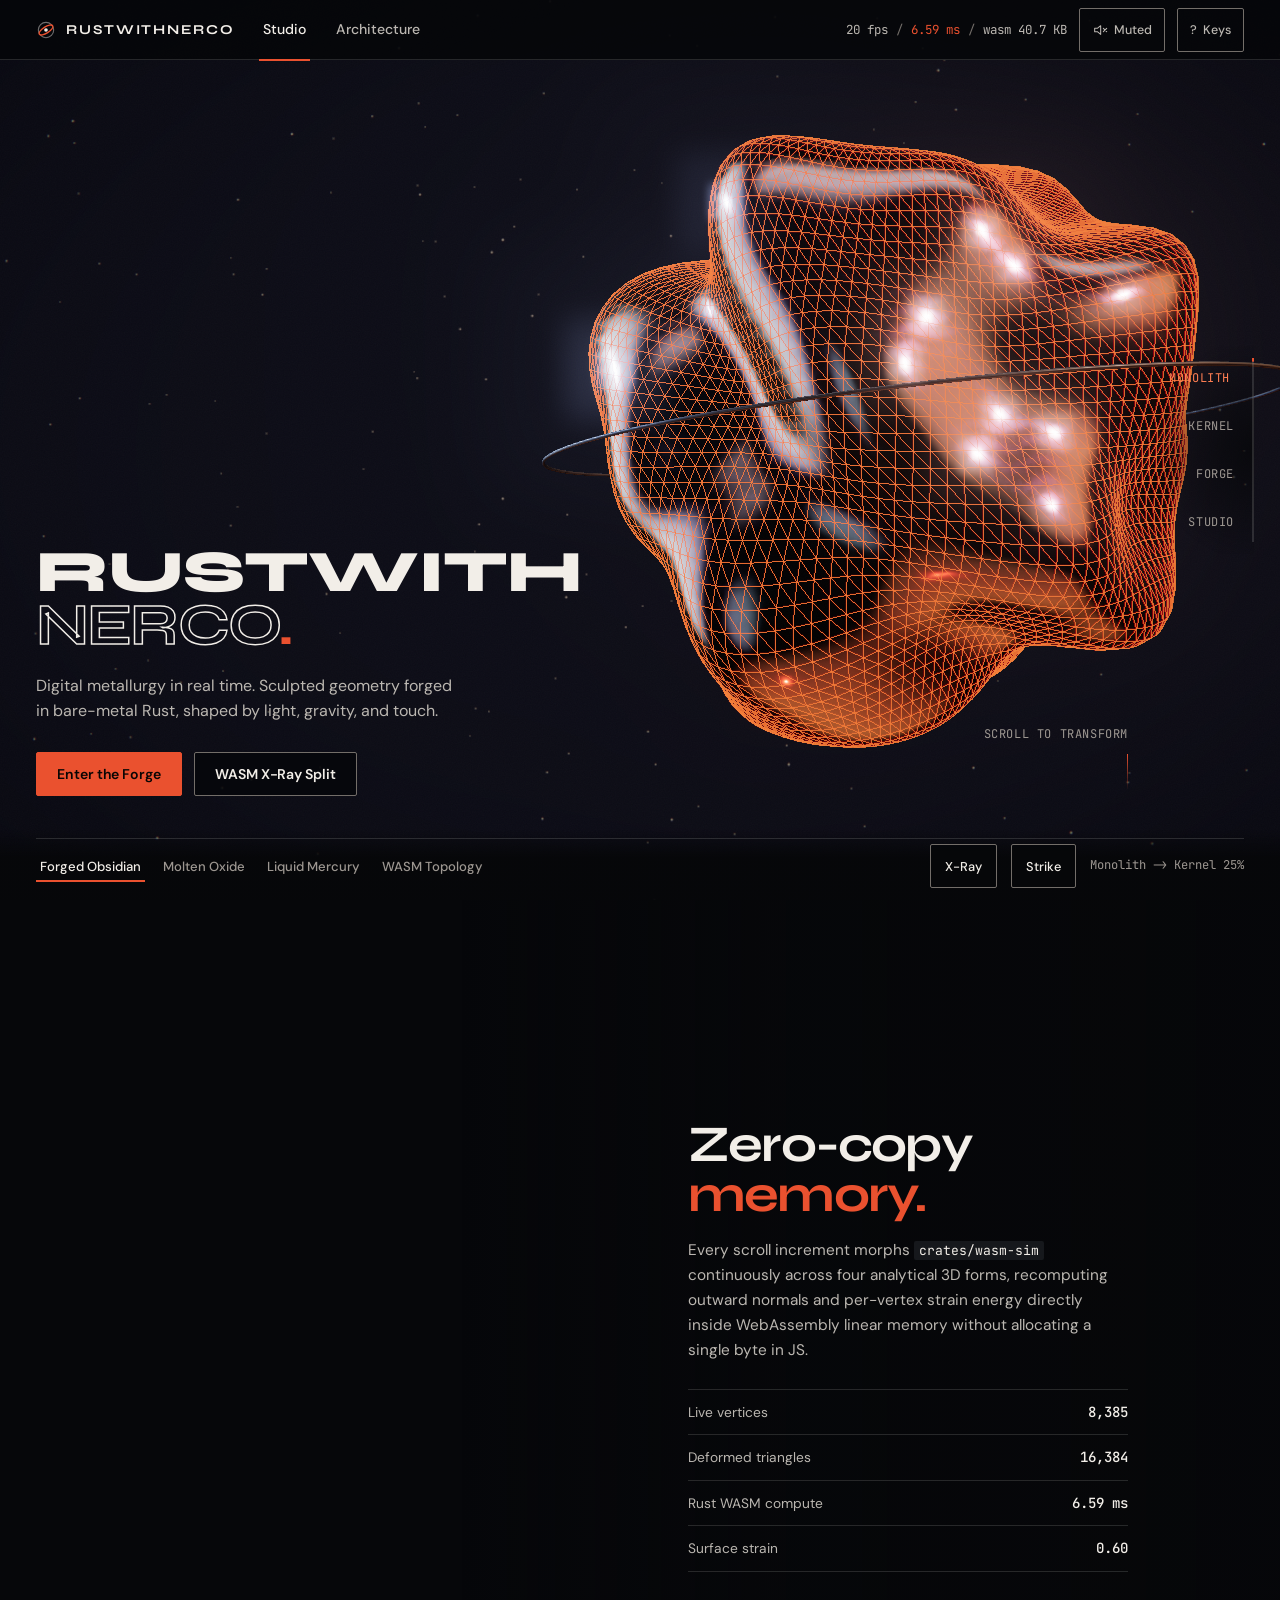
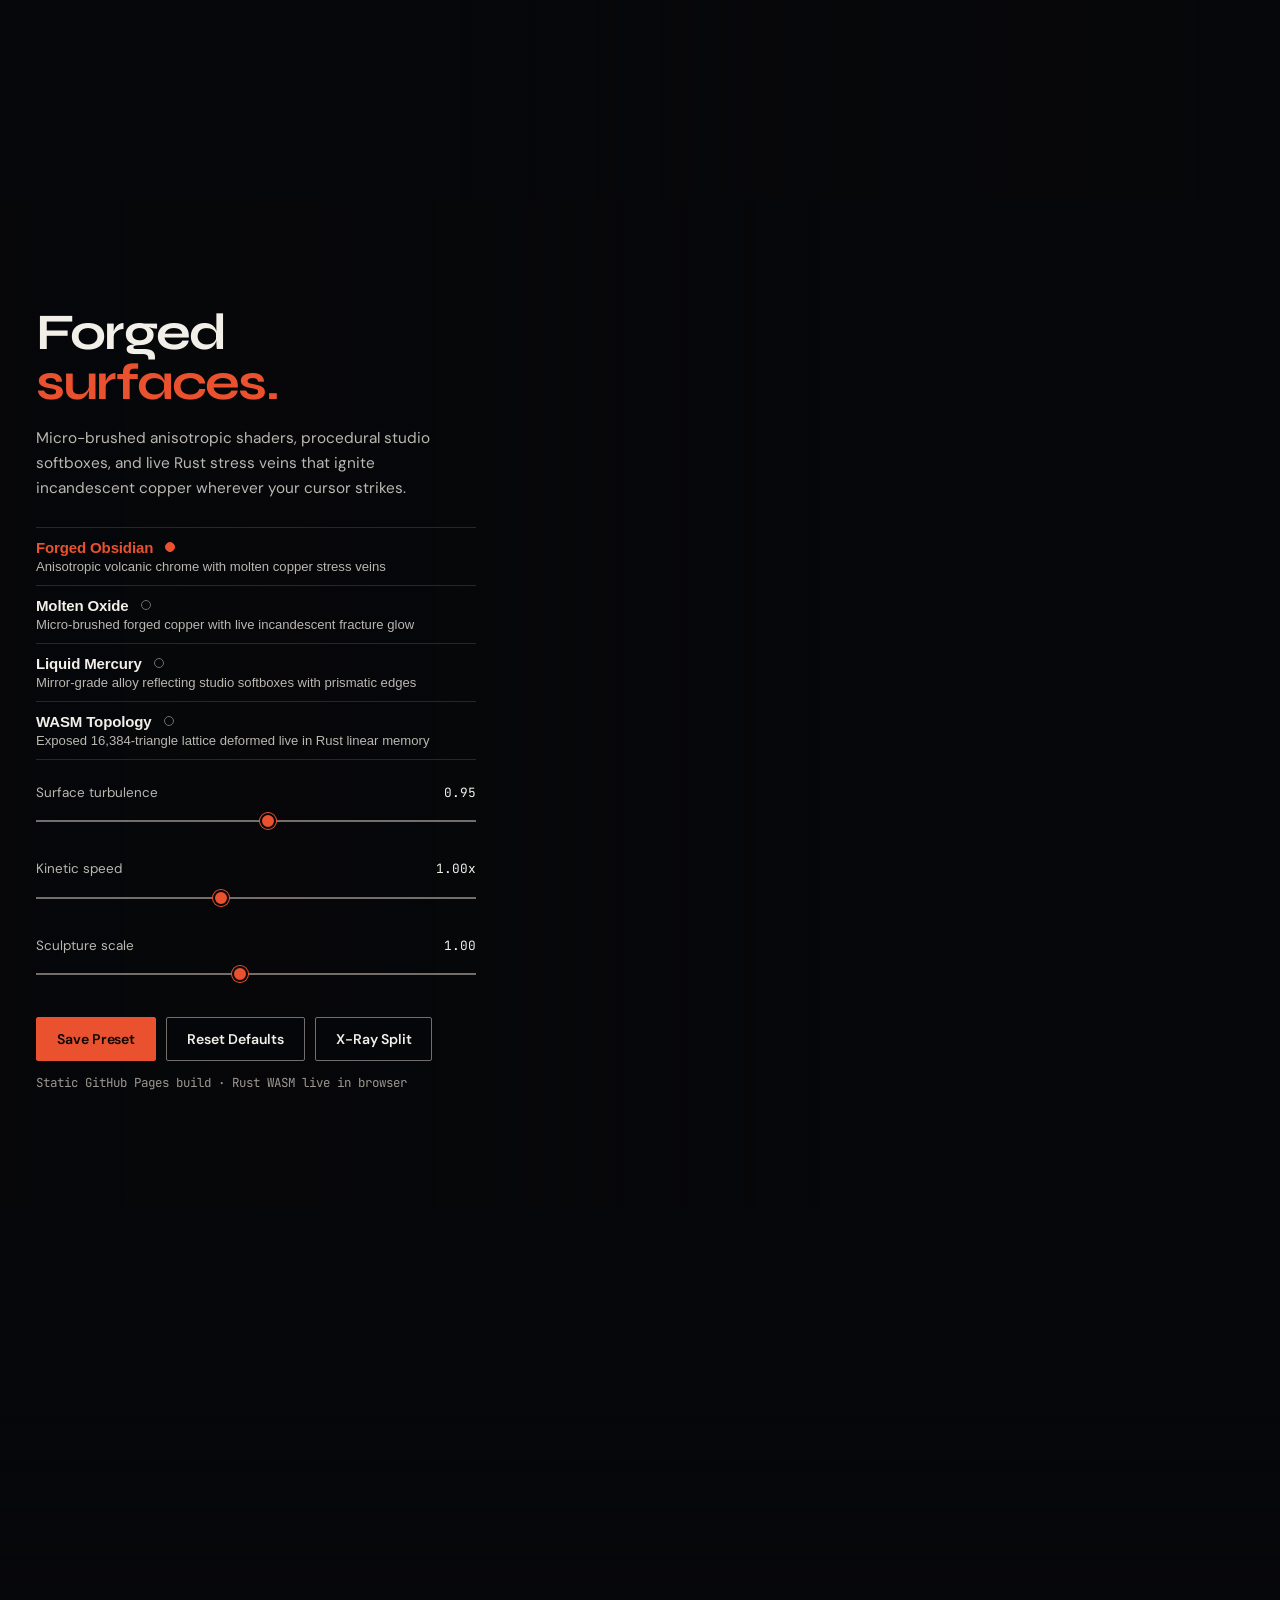
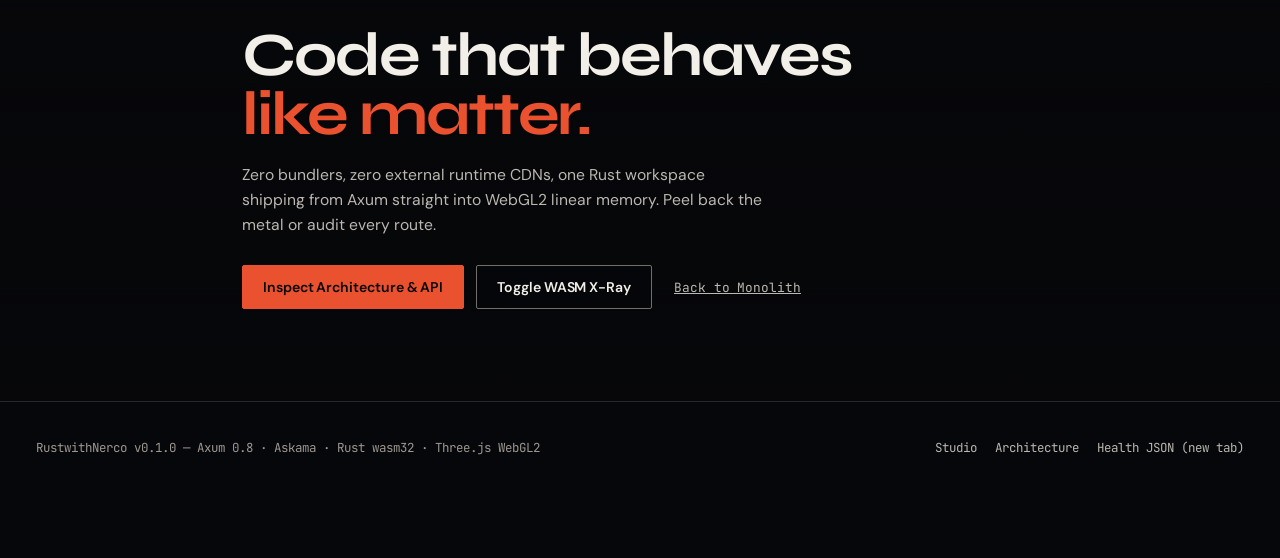
<file: index.html>
<!DOCTYPE html>
<html lang="en" data-static="true" data-wasm-url="./static/wasm/rustwithnerco_wasm.wasm">
<head>
    <meta charset="UTF-8">
    <meta name="viewport" content="width=device-width, initial-scale=1.0">
    <meta name="description" content="RustwithNerco — Digital metallurgy in real time. Sculpted 3D WebGL geometry deformed vertex-by-vertex inside zero-copy Rust WebAssembly on Axum.">
    <meta name="theme-color" content="#08080a">
    <meta property="og:title" content="RustwithNerco — Digital Metallurgy Studio">
    <meta property="og:description" content="Zero-copy Rust WebAssembly 3D mesh morphing, authored GLSL metal shaders, and selective HDR bloom served by Axum + Askama.">
    <meta property="og:type" content="website">
    <meta property="og:image" content="./static/og-card.svg">
    <meta name="twitter:card" content="summary_large_image">
    <meta name="twitter:image" content="./static/og-card.svg">
    <title>RustwithNerco — Sculpted Rust WASM &amp; WebGL Studio</title>
    <link rel="icon" type="image/svg+xml" href="./static/favicon.svg">
    <link rel="apple-touch-icon" href="./static/favicon.svg">
    <link rel="manifest" href="./static/manifest.webmanifest">
    <link rel="stylesheet" href="./static/css/fonts.css">
    <link rel="stylesheet" href="./static/css/tokens.css">
    
    <link rel="stylesheet" href="./static/css/studio.css">
    
    
<script type="importmap">
{
    "imports": {
        "three": "./static/vendor/three/three.module.min.js",
        "three/addons/": "./static/vendor/three/addons/"
    }
}
</script>

</head>
<body class="surface-cinema">
    <a href="#main-content" class="skip-link">Skip to content</a>

    <header class="cinema-header">
        <div class="header-cluster">
            <a href="./" class="brand-mark" aria-label="RustwithNerco home">
                <svg width="20" height="20" viewBox="0 0 24 24" fill="none" aria-hidden="true">
                    <circle cx="12" cy="12" r="9.2" stroke="currentColor" stroke-opacity="0.45" stroke-width="1.3"/>
                    <ellipse cx="12" cy="12" rx="9.5" ry="3.8" transform="rotate(-32 12 12)" stroke="var(--accent)" stroke-width="1.6"/>
                    <circle cx="12" cy="12" r="2.2" fill="currentColor"/>
                </svg>
                <span class="brand-word">RUSTWITHNERCO</span>
            </a>

            <nav class="cinema-nav" aria-label="Primary navigation">
                <a href="./" class="nav-link is-current" aria-current="page">Studio</a>
                <a href="./architecture/" class="nav-link " >Architecture</a>
            </nav>
        </div>

        <div class="header-controls">
            <div class="header-telemetry">
                
                <span class="tel-item" id="hdr-fps">-- fps</span>
                <span class="tel-div" aria-hidden="true">/</span>
                <span class="tel-item tel-accent" id="hdr-wasm-ms">-- ms</span>
                <span class="tel-div hide-sm" aria-hidden="true">/</span>
                <span class="tel-item hide-sm " id="hdr-wasm-size">wasm 40.7 KB</span>
                
            </div>

            
            <button type="button" class="hdr-icon-btn" id="btn-audio-toggle" aria-pressed="false" aria-label="Toggle forge resonance audio (muted by default)">
                <svg width="16" height="16" viewBox="0 0 24 24" fill="none" aria-hidden="true">
                    <path d="M4 9.5v5h4l5 4V5.5l-5 4H4Z" stroke="currentColor" stroke-width="1.6" stroke-linejoin="round"/>
                    <path id="audio-wave-on" d="M16.5 8.5a5 5 0 0 1 0 7M19 6a8.5 8.5 0 0 1 0 12" stroke="currentColor" stroke-width="1.6" stroke-linecap="round" style="display:none"/>
                    <path id="audio-wave-off" d="M17 9.5l5 5M22 9.5l-5 5" stroke="currentColor" stroke-width="1.6" stroke-linecap="round"/>
                </svg>
                <span class="hdr-btn-text" id="audio-label">Muted</span>
            </button>

            <button type="button" class="hdr-icon-btn" id="btn-open-shortcuts" aria-label="Keyboard shortcuts and gesture guide">
                <span aria-hidden="true">?</span>
                <span class="hdr-btn-text">Keys</span>
            </button>
            
        </div>
    </header>

    <div class="film-grain" aria-hidden="true"></div>

    <main id="main-content" tabindex="-1">
        
<!-- Fixed full-bleed WebGL2 PBR + Selective HDR Bloom + Rust WASM Stage -->
<div id="webgl-stage" class="webgl-stage" role="img" aria-label="Interactive sculpted metallic three-dimensional monolith deformed in real time by Rust WebAssembly. Drag to orbit or tap to strike a molten surface wave."></div>

<!-- Graceful WebGL / WASM Error Recovery Fallback -->
<div class="stage-fallback" id="stage-fallback" hidden role="alert">
    <div class="fallback-box">
        <h2>3D Forge Unavailable</h2>
        <p id="stage-fallback-msg">WebGL2 or the Rust WebAssembly kernel could not initialize in this browser context.</p>
        <div class="fallback-actions">
            <button type="button" class="btn-cinema-primary" id="btn-retry-stage">Retry Studio</button>
            <a href="./architecture/" class="btn-cinema-line">Read Architecture Spec</a>
        </div>
    </div>
</div>

<!-- Hairline Mobile Scroll Progress -->
<div class="mobile-progress" aria-hidden="true">
    <div class="mobile-progress-fill" id="mobile-progress-fill"></div>
</div>

<!-- Draggable WASM X-Ray Split Curtain -->
<div class="xray-divider" id="xray-divider" aria-hidden="true">
    <button
        type="button"
        class="xray-handle"
        id="xray-handle"
        role="slider"
        aria-label="Drag WASM X-Ray split curtain between forged PBR metal and raw Rust triangle topology"
        aria-valuemin="10"
        aria-valuemax="90"
        aria-valuenow="52"
    >
        <span class="xray-tag-metal">PBR Metal</span>
        <span aria-hidden="true">||</span>
        <span class="xray-tag-wasm">Rust WASM</span>
    </button>
</div>

<!-- Magnetic Sculpting Cursor Reticle (Desktop Pointer Only) -->
<div class="cursor-reticle" id="cursor-reticle" aria-hidden="true">
    <span class="reticle-tag" id="reticle-tag">Strike / Drag</span>
</div>

<!-- Live Screen-Reader Announcement Region -->
<div class="skip-link" id="sr-announcer" role="status" aria-live="polite" style="left:-9999px;top:auto;position:fixed"></div>

<!-- Scroll-choreographed 4-Chapter Cinema Story (First in DOM for clean Tab Order) -->
<div class="cinema-scroll" id="cinema-scroll">

    <!-- Chapter I: Monolith -->
    <section class="chapter chapter-hero" id="chapter-monolith" data-chapter="0">
        <div class="chapter-inner hero-layout">
            <div class="hero-copy-block">
                <h1 class="display-monument">
                    <span class="word-solid">RUSTWITH</span>
                    <span class="word-accent">NERCO<span>.</span></span>
                </h1>
                <p class="lead-copy">
                    Digital metallurgy in real time. Sculpted geometry forged in bare-metal Rust,
                    shaped by light, gravity, and touch.
                </p>
                <div class="hero-cta-row">
                    <a href="#chapter-forge" class="btn-cinema-primary">Enter the Forge</a>
                    <button type="button" class="btn-cinema-line" id="btn-hero-xray" aria-pressed="false">WASM X-Ray Split</button>
                </div>
            </div>

            <div class="scroll-cue" aria-hidden="true">
                <span class="scroll-cue-label">Scroll to transform</span>
                <span class="scroll-cue-line"></span>
            </div>
        </div>
    </section>

    <!-- Chapter II: Kernel (Right column copy, Left stage Twisted Torus-Knot) -->
    <section class="chapter chapter-right" id="chapter-kernel" data-chapter="1">
        <div class="chapter-inner">
            <div class="editorial-column">
                <h2 class="chapter-heading">Zero-copy <span>memory.</span></h2>
                <p class="chapter-prose">
                    Every scroll increment morphs <code>crates/wasm-sim</code> continuously across
                    four analytical 3D forms, recomputing outward normals and per-vertex strain energy
                    directly inside WebAssembly linear memory without allocating a single byte in JS.
                </p>

                <dl class="cinema-ledger">
                    <div class="cinema-ledger-row">
                        <dt>Live vertices</dt>
                        <dd id="stat-verts">8,385</dd>
                    </div>
                    <div class="cinema-ledger-row">
                        <dt>Deformed triangles</dt>
                        <dd id="stat-tris">16,384</dd>
                    </div>
                    <div class="cinema-ledger-row">
                        <dt>Rust WASM compute</dt>
                        <dd id="stat-wasm-step">-- ms</dd>
                    </div>
                    <div class="cinema-ledger-row">
                        <dt>Surface strain</dt>
                        <dd id="stat-energy">0.00</dd>
                    </div>
                </dl>
            </div>
        </div>
    </section>

    <!-- Chapter III: Forge (Left column material studio, Right stage Crystalline Core) -->
    <section class="chapter chapter-left" id="chapter-forge" data-chapter="2">
        <div class="chapter-inner">
            <div class="editorial-column">
                <h2 class="chapter-heading">Forged <span>surfaces.</span></h2>
                <p class="chapter-prose">
                    Micro-brushed anisotropic shaders, procedural studio softboxes, and live Rust
                    stress veins that ignite incandescent copper wherever your cursor strikes.
                </p>

                <div class="material-list" id="material-radiogroup" role="radiogroup" aria-label="Sculpture surface finish">
                    
                    <button
                        type="button"
                        class="material-row"
                        role="radio"
                        tabindex="-1"
                        aria-checked="false"
                        data-material="obsidian"
                        data-speed="1"
                        data-turbulence="0.95"
                        data-scale="1"
                        data-wireframe="false"
                    >
                        <span class="material-row-head">
                            <strong>Forged Obsidian</strong>
                            <span class="material-indicator" aria-hidden="true"></span>
                        </span>
                        <span class="material-row-desc">Anisotropic volcanic chrome with molten copper stress veins</span>
                    </button>
                    
                    <button
                        type="button"
                        class="material-row"
                        role="radio"
                        tabindex="-1"
                        aria-checked="false"
                        data-material="molten-oxide"
                        data-speed="1.1"
                        data-turbulence="1.15"
                        data-scale="1.02"
                        data-wireframe="false"
                    >
                        <span class="material-row-head">
                            <strong>Molten Oxide</strong>
                            <span class="material-indicator" aria-hidden="true"></span>
                        </span>
                        <span class="material-row-desc">Micro-brushed forged copper with live incandescent fracture glow</span>
                    </button>
                    
                    <button
                        type="button"
                        class="material-row"
                        role="radio"
                        tabindex="-1"
                        aria-checked="false"
                        data-material="liquid-mercury"
                        data-speed="0.9"
                        data-turbulence="0.8"
                        data-scale="1"
                        data-wireframe="false"
                    >
                        <span class="material-row-head">
                            <strong>Liquid Mercury</strong>
                            <span class="material-indicator" aria-hidden="true"></span>
                        </span>
                        <span class="material-row-desc">Mirror-grade alloy reflecting studio softboxes with prismatic edges</span>
                    </button>
                    
                    <button
                        type="button"
                        class="material-row"
                        role="radio"
                        tabindex="-1"
                        aria-checked="false"
                        data-material="topology"
                        data-speed="1"
                        data-turbulence="1"
                        data-scale="1"
                        data-wireframe="true"
                    >
                        <span class="material-row-head">
                            <strong>WASM Topology</strong>
                            <span class="material-indicator" aria-hidden="true"></span>
                        </span>
                        <span class="material-row-desc">Exposed 16,384-triangle lattice deformed live in Rust linear memory</span>
                    </button>
                    
                </div>

                <div class="tuning-strip">
                    <div class="tuning-field">
                        <div class="tuning-label">
                            <label for="ctrl-turbulence">Surface turbulence</label>
                            <output id="val-turbulence" for="ctrl-turbulence">0.95</output>
                        </div>
                        <input type="range" id="ctrl-turbulence" min="0.00" max="1.80" step="0.05" value="0.95">
                    </div>

                    <div class="tuning-field">
                        <div class="tuning-label">
                            <label for="ctrl-speed">Kinetic speed</label>
                            <output id="val-speed" for="ctrl-speed">1.00x</output>
                        </div>
                        <input type="range" id="ctrl-speed" min="0.00" max="2.40" step="0.05" value="1.00">
                    </div>

                    <div class="tuning-field">
                        <div class="tuning-label">
                            <label for="ctrl-scale">Sculpture scale</label>
                            <output id="val-scale" for="ctrl-scale">1.00</output>
                        </div>
                        <input type="range" id="ctrl-scale" min="0.70" max="1.35" step="0.05" value="1.00">
                    </div>
                </div>

                <div class="forge-actions">
                    <button type="button" class="btn-cinema-primary" id="btn-save-axum">Save Preset</button>
                    <button type="button" class="btn-cinema-line" id="btn-reset-defaults">Reset Defaults</button>
                    <button type="button" class="btn-cinema-line" id="btn-forge-xray" aria-pressed="false">X-Ray Split</button>
                </div>
                <p class="save-feedback" id="save-feedback" role="status" aria-live="polite">Server state synced · <span id="stat-reqs">--</span> requests</p>
            </div>
        </div>
    </section>

    <!-- Chapter IV: Studio Closing Frame -->
    <section class="chapter chapter-closing" id="chapter-studio" data-chapter="3">
        <div class="chapter-inner closing-layout">
            <h2 class="closing-heading">Code that behaves <span>like matter.</span></h2>
            <p class="closing-copy">
                Zero bundlers, zero external runtime CDNs, one Rust workspace shipping from
                Axum straight into WebGL2 linear memory. Peel back the metal or audit every route.
            </p>

            <div class="closing-actions">
                <a href="./architecture/" class="btn-cinema-primary">Inspect Architecture &amp; API</a>
                <button type="button" class="btn-cinema-line" id="btn-closing-xray" aria-pressed="false">Toggle WASM X-Ray</button>
                <button type="button" class="btn-cinema-quiet" id="btn-scroll-top">Back to Monolith</button>
            </div>
        </div>
    </section>

</div>

<!-- Right-Edge Unified Chapter Rail (After main story in DOM order) -->
<nav class="chapter-rail" aria-label="Scroll chapters">
    <div class="rail-track" aria-hidden="true">
        <div class="rail-fill" id="rail-fill"></div>
    </div>
    <button type="button" class="rail-stop is-active" aria-current="location" data-scroll-to="chapter-monolith">Monolith</button>
    <button type="button" class="rail-stop" data-scroll-to="chapter-kernel">Kernel</button>
    <button type="button" class="rail-stop" data-scroll-to="chapter-forge">Forge</button>
    <button type="button" class="rail-stop" data-scroll-to="chapter-studio">Studio</button>
</nav>

<!-- Smart Bottom Studio Bar (Auto-recedes inside Chapter 3 Forge) -->
<div class="studio-dock" id="studio-dock" role="toolbar" aria-label="Quick finish and inspection bar">
    <div class="dock-materials">
        
        <button
            type="button"
            class="dock-tab"
            data-material="obsidian"
            data-speed="1"
            data-turbulence="0.95"
            data-scale="1"
            data-wireframe="false"
            aria-pressed="false"
        >Forged Obsidian</button>
        
        <button
            type="button"
            class="dock-tab"
            data-material="molten-oxide"
            data-speed="1.1"
            data-turbulence="1.15"
            data-scale="1.02"
            data-wireframe="false"
            aria-pressed="false"
        >Molten Oxide</button>
        
        <button
            type="button"
            class="dock-tab"
            data-material="liquid-mercury"
            data-speed="0.9"
            data-turbulence="0.8"
            data-scale="1"
            data-wireframe="false"
            aria-pressed="false"
        >Liquid Mercury</button>
        
        <button
            type="button"
            class="dock-tab"
            data-material="topology"
            data-speed="1"
            data-turbulence="1"
            data-scale="1"
            data-wireframe="true"
            aria-pressed="false"
        >WASM Topology</button>
        
    </div>
    <div class="dock-actions">
        <button type="button" class="dock-btn" id="btn-dock-xray" aria-pressed="false">X-Ray</button>
        <button type="button" class="dock-btn" id="btn-wave-pulse">Strike</button>
        <span class="dock-coord" id="dock-morph-readout">Monolith · 0%</span>
    </div>
</div>

<script id="initial-config" type="application/json">{"material_slug":"obsidian","speed":1.0,"turbulence":0.95,"scale":1.0,"wireframe":false}</script>

    </main>

    <footer class="site-footer">
        <div class="footer-inner">
            <span>RustwithNerco v0.1.0 — Axum 0.8 · Askama · Rust wasm32 · Three.js WebGL2</span>
            <div class="footer-links">
                <a href="./">Studio</a>
                <a href="./architecture/">Architecture</a>
                <a href="./api/health.json" target="_blank" rel="noopener noreferrer">Health JSON (new tab)</a>
            </div>
        </div>
    </footer>

    
    <dialog class="shortcut-dialog" id="shortcut-dialog" aria-labelledby="shortcut-title">
        <div class="dialog-head">
            <h2 id="shortcut-title">Studio Instruments</h2>
            <button type="button" class="dialog-close" id="btn-close-shortcuts" aria-label="Close shortcuts dialog">
                <svg width="16" height="16" viewBox="0 0 24 24" fill="none" aria-hidden="true">
                    <path d="M6 6L18 18M18 6L6 18" stroke="currentColor" stroke-width="1.6" stroke-linecap="round"/>
                </svg>
            </button>
        </div>
        <dl class="shortcut-grid">
            <div class="shortcut-row"><dt>Orbit &amp; inspect sculpture</dt><dd><kbd>Drag</kbd></dd></div>
            <div class="shortcut-row"><dt>Strike molten wave at cursor</dt><dd><kbd>Click</kbd> / <kbd>P</kbd></dd></div>
            <div class="shortcut-row"><dt>Toggle WASM X-Ray split curtain</dt><dd><kbd>X</kbd></dd></div>
            <div class="shortcut-row"><dt>Switch metal finish</dt><dd><kbd>1</kbd>–<kbd>4</kbd></dd></div>
            <div class="shortcut-row"><dt>Toggle Forge resonance audio</dt><dd><kbd>M</kbd></dd></div>
            <div class="shortcut-row"><dt>Reset orbit angle</dt><dd><kbd>R</kbd></dd></div>
            <div class="shortcut-row"><dt>Close dialog or X-Ray curtain</dt><dd><kbd>Esc</kbd></dd></div>
        </dl>
    </dialog>
    

    
<script type="module" src="./static/js/scene.js"></script>

</body>
</html>
</file>
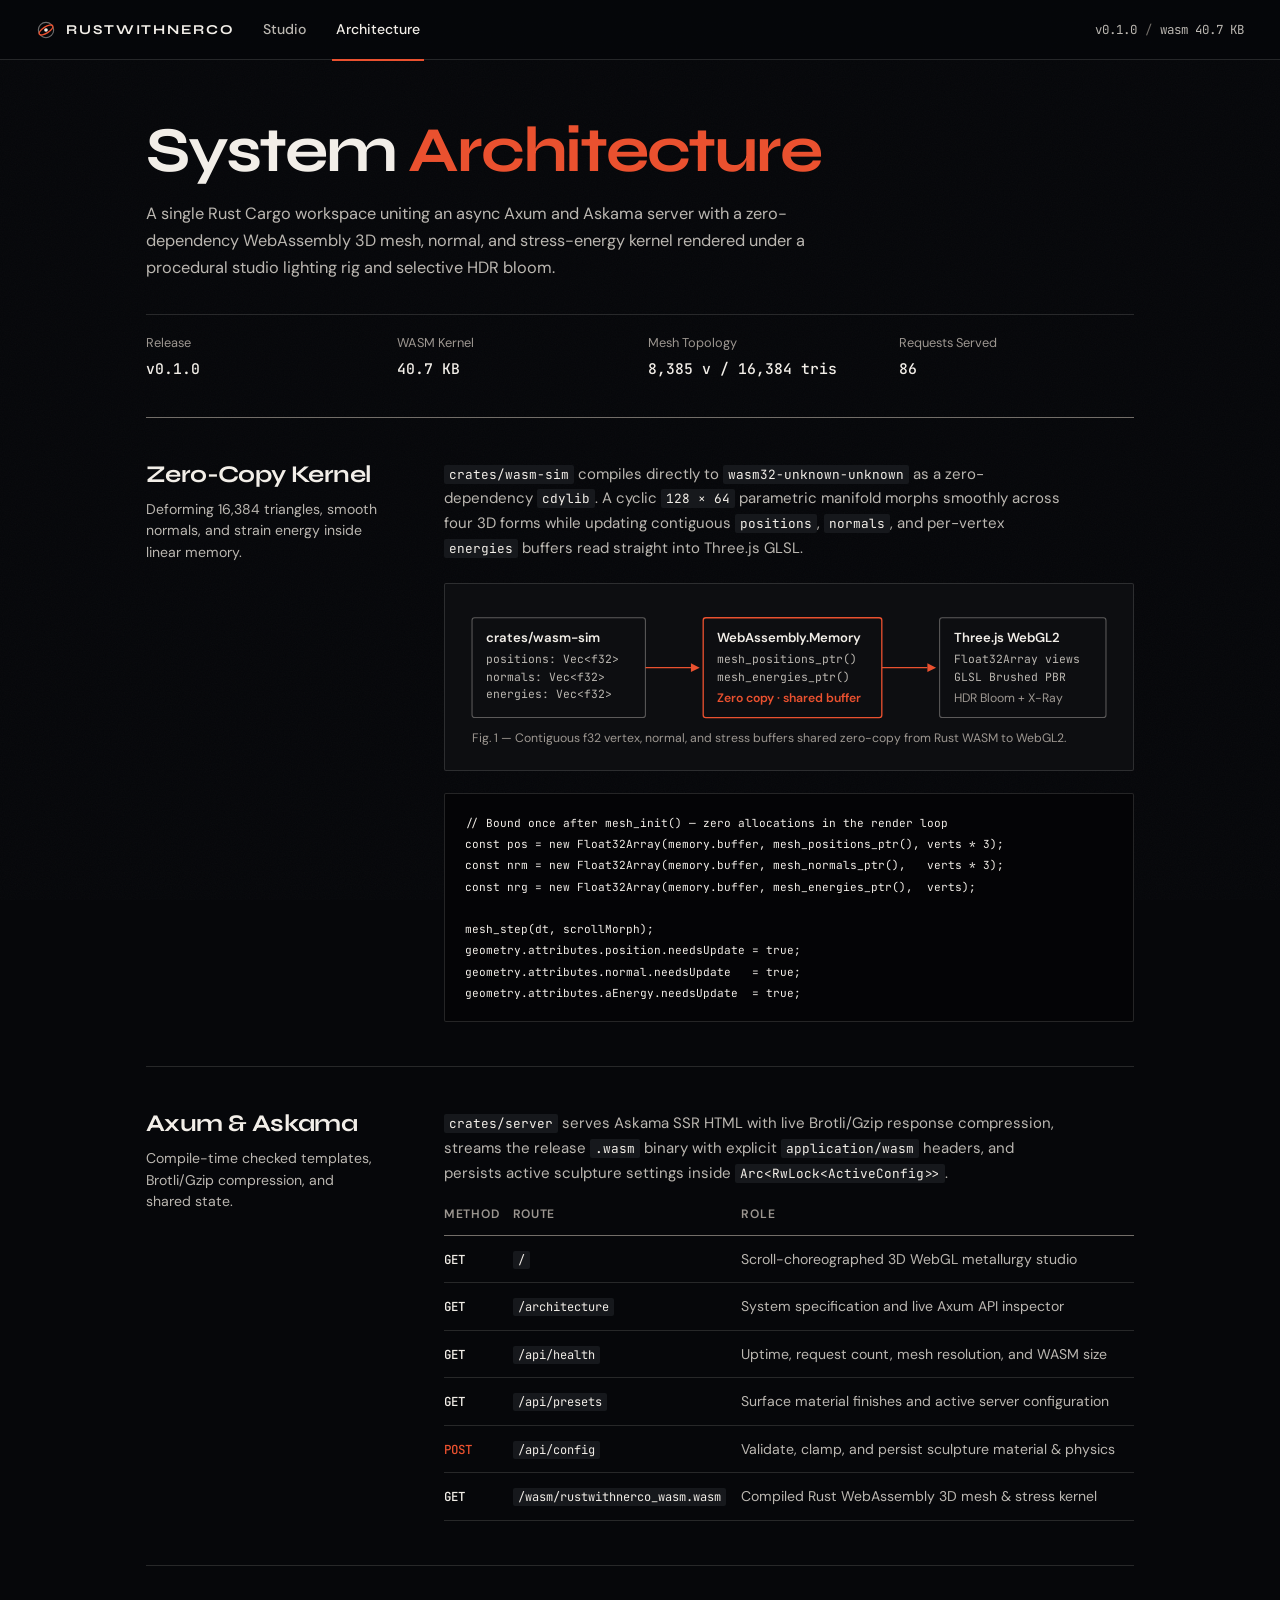
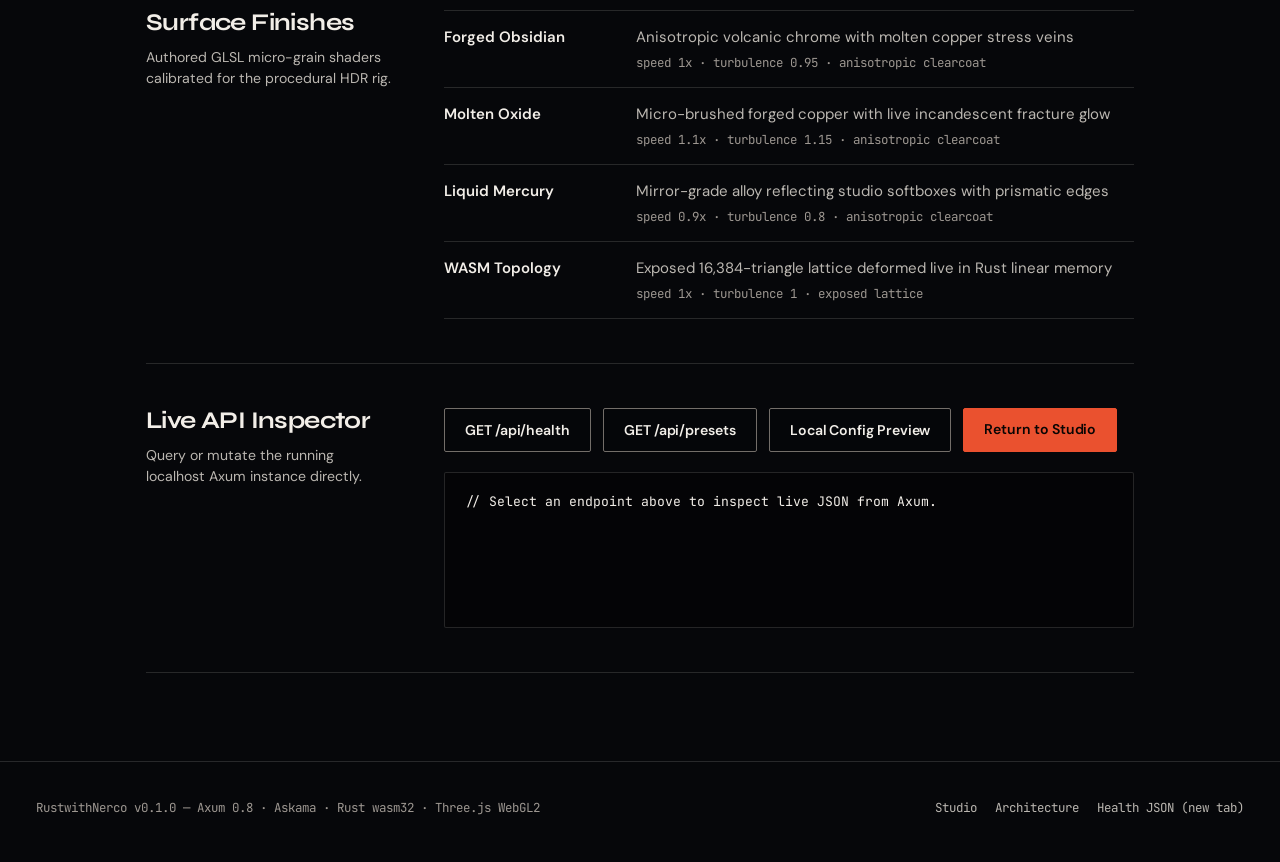
<file: architecture/index.html>
<!DOCTYPE html>
<html lang="en" data-static="true">
<head>
    <meta charset="UTF-8">
    <meta name="viewport" content="width=device-width, initial-scale=1.0">
    <meta name="description" content="RustwithNerco — Digital metallurgy in real time. Sculpted 3D WebGL geometry deformed vertex-by-vertex inside zero-copy Rust WebAssembly on Axum.">
    <meta name="theme-color" content="#08080a">
    <meta property="og:title" content="Architecture — RustwithNerco">
    <meta property="og:description" content="Zero-copy Rust WebAssembly 3D mesh morphing, authored GLSL metal shaders, and selective HDR bloom served by Axum + Askama.">
    <meta property="og:type" content="website">
    <meta property="og:image" content="../static/og-card.svg">
    <meta name="twitter:card" content="summary_large_image">
    <meta name="twitter:image" content="../static/og-card.svg">
    <title>Architecture — RustwithNerco</title>
    <link rel="icon" type="image/svg+xml" href="../static/favicon.svg">
    <link rel="apple-touch-icon" href="../static/favicon.svg">
    <link rel="manifest" href="../static/manifest.webmanifest">
    <link rel="stylesheet" href="../static/css/fonts.css">
    <link rel="stylesheet" href="../static/css/tokens.css">
    
    <link rel="stylesheet" href="../static/css/monograph.css">
    
    
</head>
<body class="surface-monograph">
    <a href="#main-content" class="skip-link">Skip to content</a>

    <header class="cinema-header">
        <div class="header-cluster">
            <a href="../" class="brand-mark" aria-label="RustwithNerco home">
                <svg width="20" height="20" viewBox="0 0 24 24" fill="none" aria-hidden="true">
                    <circle cx="12" cy="12" r="9.2" stroke="currentColor" stroke-opacity="0.45" stroke-width="1.3"/>
                    <ellipse cx="12" cy="12" rx="9.5" ry="3.8" transform="rotate(-32 12 12)" stroke="var(--accent)" stroke-width="1.6"/>
                    <circle cx="12" cy="12" r="2.2" fill="currentColor"/>
                </svg>
                <span class="brand-word">RUSTWITHNERCO</span>
            </a>

            <nav class="cinema-nav" aria-label="Primary navigation">
                <a href="../" class="nav-link " >Studio</a>
                <a href="./" class="nav-link is-current" aria-current="page">Architecture</a>
            </nav>
        </div>

        <div class="header-controls">
            <div class="header-telemetry">
                
                <span class="tel-item">v0.1.0</span>
                <span class="tel-div" aria-hidden="true">/</span>
                <span class="tel-item ">wasm 40.7 KB</span>
                
            </div>

            
        </div>
    </header>

    <div class="film-grain" aria-hidden="true"></div>

    <main id="main-content" tabindex="-1">
        
<article class="monograph">
    <header class="monograph-head">
        <h1 class="monograph-title">System <span>Architecture</span></h1>
        <p class="monograph-lead">
            A single Rust Cargo workspace uniting an async Axum and Askama server with a
            zero-dependency WebAssembly 3D mesh, normal, and stress-energy kernel rendered under a
            procedural studio lighting rig and selective HDR bloom.
        </p>

        <dl class="spec-strip">
            <div class="spec-item">
                <dt>Release</dt>
                <dd>v0.1.0</dd>
            </div>
            <div class="spec-item">
                <dt>WASM Kernel</dt>
                <dd>40.7 KB</dd>
            </div>
            <div class="spec-item">
                <dt>Mesh Topology</dt>
                <dd>8,385 v / 16,384 tris</dd>
            </div>
            <div class="spec-item">
                <dt>Requests Served</dt>
                <dd>86</dd>
            </div>
        </dl>
    </header>

    <section class="editorial-row">
        <div class="editorial-label">
            <h2>Zero-Copy Kernel</h2>
            <p>Deforming 16,384 triangles, smooth normals, and strain energy inside linear memory.</p>
        </div>
        <div class="editorial-content">
            <p>
                <code>crates/wasm-sim</code> compiles directly to <code>wasm32-unknown-unknown</code> as a
                zero-dependency <code>cdylib</code>. A cyclic <code>128 × 64</code> parametric manifold morphs
                smoothly across four 3D forms while updating contiguous <code>positions</code>,
                <code>normals</code>, and per-vertex <code>energies</code> buffers read straight into Three.js GLSL.
            </p>

            <figure class="diagram-frame">
                <svg viewBox="0 0 740 176" class="mem-diagram" role="img" aria-label="Zero-copy memory flow from Rust wasm-sim through WebAssembly linear memory directly into Three.js GLSL shaders">
                    <rect x="8" y="18" width="198" height="114" rx="3" fill="none" stroke="currentColor" stroke-opacity="0.34" stroke-width="1.2"/>
                    <text x="24" y="46" class="svg-title">crates/wasm-sim</text>
                    <text x="24" y="70" class="svg-mono">positions: Vec&lt;f32&gt;</text>
                    <text x="24" y="90" class="svg-mono">normals:   Vec&lt;f32&gt;</text>
                    <text x="24" y="110" class="svg-mono">energies:  Vec&lt;f32&gt;</text>

                    <line x1="206" y1="75" x2="258" y2="75" stroke="var(--accent)" stroke-width="1.6"/>
                    <polygon points="258,70 268,75 258,80" fill="var(--accent)"/>

                    <rect x="272" y="18" width="204" height="114" rx="3" fill="none" stroke="var(--accent)" stroke-width="1.5"/>
                    <text x="288" y="46" class="svg-title">WebAssembly.Memory</text>
                    <text x="288" y="70" class="svg-mono">mesh_positions_ptr()</text>
                    <text x="288" y="90" class="svg-mono">mesh_energies_ptr()</text>
                    <text x="288" y="114" class="svg-accent">Zero copy · shared buffer</text>

                    <line x1="476" y1="75" x2="528" y2="75" stroke="var(--accent)" stroke-width="1.6"/>
                    <polygon points="528,70 538,75 528,80" fill="var(--accent)"/>

                    <rect x="542" y="18" width="190" height="114" rx="3" fill="none" stroke="currentColor" stroke-opacity="0.34" stroke-width="1.2"/>
                    <text x="558" y="46" class="svg-title">Three.js WebGL2</text>
                    <text x="558" y="70" class="svg-mono">Float32Array views</text>
                    <text x="558" y="90" class="svg-mono">GLSL Brushed PBR</text>
                    <text x="558" y="114" class="svg-note">HDR Bloom + X-Ray</text>

                    <text x="8" y="160" class="svg-caption">Fig. 1 — Contiguous f32 vertex, normal, and stress buffers shared zero-copy from Rust WASM to WebGL2.</text>
                </svg>
            </figure>

            <pre class="code-sheet"><code>// Bound once after mesh_init() — zero allocations in the render loop
const pos = new Float32Array(memory.buffer, mesh_positions_ptr(), verts * 3);
const nrm = new Float32Array(memory.buffer, mesh_normals_ptr(),   verts * 3);
const nrg = new Float32Array(memory.buffer, mesh_energies_ptr(),  verts);

mesh_step(dt, scrollMorph);
geometry.attributes.position.needsUpdate = true;
geometry.attributes.normal.needsUpdate   = true;
geometry.attributes.aEnergy.needsUpdate  = true;</code></pre>
        </div>
    </section>

    <section class="editorial-row">
        <div class="editorial-label">
            <h2>Axum &amp; Askama</h2>
            <p>Compile-time checked templates, Brotli/Gzip compression, and shared state.</p>
        </div>
        <div class="editorial-content">
            <p>
                <code>crates/server</code> serves Askama SSR HTML with live Brotli/Gzip response compression,
                streams the release <code>.wasm</code> binary with explicit <code>application/wasm</code> headers,
                and persists active sculpture settings inside <code>Arc&lt;RwLock&lt;ActiveConfig&gt;&gt;</code>.
            </p>

            <div class="table-wrap">
                <table class="route-table">
                    <thead>
                        <tr>
                            <th scope="col">Method</th>
                            <th scope="col">Route</th>
                            <th scope="col">Role</th>
                        </tr>
                    </thead>
                    <tbody>
                        <tr>
                            <td><span class="http-verb">GET</span></td>
                            <td><code>/</code></td>
                            <td>Scroll-choreographed 3D WebGL metallurgy studio</td>
                        </tr>
                        <tr>
                            <td><span class="http-verb">GET</span></td>
                            <td><code>/architecture</code></td>
                            <td>System specification and live Axum API inspector</td>
                        </tr>
                        <tr>
                            <td><span class="http-verb">GET</span></td>
                            <td><code>/api/health</code></td>
                            <td>Uptime, request count, mesh resolution, and WASM size</td>
                        </tr>
                        <tr>
                            <td><span class="http-verb">GET</span></td>
                            <td><code>/api/presets</code></td>
                            <td>Surface material finishes and active server configuration</td>
                        </tr>
                        <tr>
                            <td><span class="http-verb is-write">POST</span></td>
                            <td><code>/api/config</code></td>
                            <td>Validate, clamp, and persist sculpture material &amp; physics</td>
                        </tr>
                        <tr>
                            <td><span class="http-verb">GET</span></td>
                            <td><code>/wasm/rustwithnerco_wasm.wasm</code></td>
                            <td>Compiled Rust WebAssembly 3D mesh &amp; stress kernel</td>
                        </tr>
                    </tbody>
                </table>
            </div>
        </div>
    </section>

    <section class="editorial-row">
        <div class="editorial-label">
            <h2>Surface Finishes</h2>
            <p>Authored GLSL micro-grain shaders calibrated for the procedural HDR rig.</p>
        </div>
        <div class="editorial-content">
            <dl class="field-catalog">
                
                <div class="catalog-entry">
                    <dt>Forged Obsidian</dt>
                    <dd>
                        <span>Anisotropic volcanic chrome with molten copper stress veins</span>
                        <span class="catalog-meta">speed 1x · turbulence 0.95 · anisotropic clearcoat</span>
                    </dd>
                </div>
                
                <div class="catalog-entry">
                    <dt>Molten Oxide</dt>
                    <dd>
                        <span>Micro-brushed forged copper with live incandescent fracture glow</span>
                        <span class="catalog-meta">speed 1.1x · turbulence 1.15 · anisotropic clearcoat</span>
                    </dd>
                </div>
                
                <div class="catalog-entry">
                    <dt>Liquid Mercury</dt>
                    <dd>
                        <span>Mirror-grade alloy reflecting studio softboxes with prismatic edges</span>
                        <span class="catalog-meta">speed 0.9x · turbulence 0.8 · anisotropic clearcoat</span>
                    </dd>
                </div>
                
                <div class="catalog-entry">
                    <dt>WASM Topology</dt>
                    <dd>
                        <span>Exposed 16,384-triangle lattice deformed live in Rust linear memory</span>
                        <span class="catalog-meta">speed 1x · turbulence 1 · exposed lattice</span>
                    </dd>
                </div>
                
            </dl>
        </div>
    </section>

    <section class="editorial-row">
        <div class="editorial-label">
            <h2>Live API Inspector</h2>
            <p>Query or mutate the running localhost Axum instance directly.</p>
        </div>
        <div class="editorial-content">
            <div class="probe-controls">
                <button type="button" class="btn-cinema-line" data-method="GET" data-endpoint="../api/health.json" aria-pressed="false">GET /api/health</button>
                <button type="button" class="btn-cinema-line" data-method="GET" data-endpoint="../api/presets.json" aria-pressed="false">GET /api/presets</button>
                <button type="button" class="btn-cinema-line" data-method="LOCAL" data-endpoint="../api/presets.json" aria-pressed="false">Local Config Preview</button>
                <a href="../" class="btn-cinema-primary">Return to Studio</a>
            </div>
            <pre class="code-sheet probe-output" id="api-console-output" aria-live="polite">// Select an endpoint above to inspect live JSON from Axum.</pre>
        </div>
    </section>
</article>

    </main>

    <footer class="site-footer">
        <div class="footer-inner">
            <span>RustwithNerco v0.1.0 — Axum 0.8 · Askama · Rust wasm32 · Three.js WebGL2</span>
            <div class="footer-links">
                <a href="../">Studio</a>
                <a href="./">Architecture</a>
                <a href="../api/health.json" target="_blank" rel="noopener noreferrer">Health JSON (new tab)</a>
            </div>
        </div>
    </footer>

    

    
<script>
const probeBtns = Array.from(document.querySelectorAll("[data-endpoint]"));
probeBtns.forEach((btn) => {
    btn.addEventListener("click", async () => {
        const ep = btn.getAttribute("data-endpoint");
        const method = btn.getAttribute("data-method") || "GET";
        const out = document.getElementById("api-console-output");
        probeBtns.forEach((b) => b.setAttribute("aria-pressed", b === btn ? "true" : "false"));
        out.textContent = `// ${method} ${ep}...`;
        const t0 = performance.now();
        try {
            if (method === "LOCAL") { const saved = localStorage.getItem("rwn-config") || JSON.stringify({ material_slug: "obsidian", speed: 1.0, turbulence: 0.95, scale: 1.0, wireframe: false }); out.textContent = "// Static GitHub Pages Mode (localStorage)\n" + JSON.stringify(JSON.parse(saved), null, 2); return; } const opts = method === "POST"
                ? {
                    method: "POST",
                    headers: { "Content-Type": "application/json" },
                    body: JSON.stringify({
                        material_slug: "obsidian",
                        speed: 1.0,
                        turbulence: 0.95,
                        scale: 1.0,
                        wireframe: false
                    })
                }
                : { method: "GET" };
            const res = await fetch(ep, opts);
            const json = await res.json();
            const ms = (performance.now() - t0).toFixed(2);
            out.textContent = `// HTTP ${res.status} · ${ms} ms · ${method} ${ep}\n` + JSON.stringify(json, null, 2);
        } catch (err) {
            out.textContent = `// Could not reach ${ep}. Ensure the local Axum server is running and retry.\n// Detail: ${err.message || err}`;
        }
    });
});
</script>

</body>
</html>
</file>
<file: static/css/fonts.css>
@font-face {
  font-family: 'DM Sans';
  font-style: normal;
  font-weight: 400 700;
  font-display: swap;
  src: url(../fonts/dm-sans-2.woff2) format('woff2');
  unicode-range: U+0000-00FF, U+0131, U+0152-0153, U+02BB-02BC, U+02C6, U+02DA, U+02DC, U+0304, U+0308, U+0329, U+2000-206F, U+20AC, U+2122, U+2191, U+2193, U+2212, U+2215, U+FEFF, U+FFFD;
}

@font-face {
  font-family: 'JetBrains Mono';
  font-style: normal;
  font-weight: 400;
  font-display: swap;
  src: url(../fonts/jetbrains-mono-5.woff2) format('woff2');
  unicode-range: U+0000-00FF, U+0131, U+0152-0153, U+02BB-02BC, U+02C6, U+02DA, U+02DC, U+0304, U+0308, U+0329, U+2000-206F, U+20AC, U+2122, U+2191, U+2193, U+2212, U+2215, U+FEFF, U+FFFD;
}

@font-face {
  font-family: 'JetBrains Mono';
  font-style: normal;
  font-weight: 500;
  font-display: swap;
  src: url(../fonts/jetbrains-mono-6.woff2) format('woff2');
  unicode-range: U+0000-00FF, U+0131, U+0152-0153, U+02BB-02BC, U+02C6, U+02DA, U+02DC, U+0304, U+0308, U+0329, U+2000-206F, U+20AC, U+2122, U+2191, U+2193, U+2212, U+2215, U+FEFF, U+FFFD;
}

@font-face {
  font-family: 'Syne';
  font-style: normal;
  font-weight: 700;
  font-display: swap;
  src: url(../fonts/syne-2.woff2) format('woff2');
  unicode-range: U+0000-00FF, U+0131, U+0152-0153, U+02BB-02BC, U+02C6, U+02DA, U+02DC, U+0304, U+0308, U+0329, U+2000-206F, U+20AC, U+2122, U+2191, U+2193, U+2212, U+2215, U+FEFF, U+FFFD;
}

@font-face {
  font-family: 'Syne';
  font-style: normal;
  font-weight: 800;
  font-display: swap;
  src: url(../fonts/syne-3.woff2) format('woff2');
  unicode-range: U+0000-00FF, U+0131, U+0152-0153, U+02BB-02BC, U+02C6, U+02DA, U+02DC, U+0304, U+0308, U+0329, U+2000-206F, U+20AC, U+2122, U+2191, U+2193, U+2212, U+2215, U+FEFF, U+FFFD;
}
</file>
<file: static/css/tokens.css>
/* ==========================================================================
   RustwithNerco — Core Tokens, Browser Surfaces, Header, Footer & Dialogs
   WCAG AA >= 4.5:1 text contrast & >= 3.0:1 UI boundary contrast verified
   ========================================================================== */

:root {
    --ground: oklch(13% 0.006 270);
    --surface: oklch(16.5% 0.007 265);
    --surface-raised: oklch(21% 0.008 260);
    --surface-code: oklch(11% 0.005 270);

    --ink: oklch(95% 0.009 78);
    --ink-secondary: oklch(78% 0.010 74);
    --ink-muted: oklch(68% 0.011 72);

    --accent: oklch(64% 0.195 34);
    --accent-hover: oklch(69% 0.195 36);
    --accent-ink: oklch(12% 0.008 45);

    --rule: oklch(95% 0.009 78 / 0.14);
    --border-control: oklch(54% 0.010 70);
    --warn: oklch(78% 0.14 75);

    --font-display: "Syne", -apple-system, BlinkMacSystemFont, sans-serif;
    --font-sans: "DM Sans", -apple-system, BlinkMacSystemFont, "Segoe UI", sans-serif;
    --font-mono: "JetBrains Mono", ui-monospace, "Cascadia Code", Consolas, monospace;

    --ease-expo: cubic-bezier(0.16, 1, 0.3, 1);
    --header-h: 60px;
    --radius: 2px;
    color-scheme: dark;
}

*,
*::before,
*::after {
    box-sizing: border-box;
}

::selection {
    background: var(--accent);
    color: var(--accent-ink);
}

html {
    scroll-behavior: smooth;
    background: var(--ground);
}

body {
    margin: 0;
    padding: 0;
    width: 100%;
    min-height: 100%;
    background: var(--ground);
    color: var(--ink);
    font-family: var(--font-sans);
    font-size: 15px;
    line-height: 1.6;
    caret-color: var(--accent);
    overflow-x: clip;
    -webkit-font-smoothing: antialiased;
    text-rendering: optimizeLegibility;
}

a {
    color: inherit;
    text-underline-offset: 0.24em;
    text-decoration-thickness: 1px;
}

code,
pre,
kbd,
output {
    font-family: var(--font-mono);
}

:focus-visible {
    outline: 2px solid var(--accent);
    outline-offset: 3px;
    border-radius: 2px;
}

/* Skip to content link (WCAG 2.4.1) */
.skip-link {
    position: fixed;
    top: -100px;
    left: 16px;
    z-index: 200;
    padding: 12px 18px;
    background: var(--accent);
    color: var(--accent-ink);
    font-weight: 700;
    text-decoration: none;
    border-radius: var(--radius);
    transition: top 0.18s var(--ease-expo);
}

.skip-link:focus {
    top: 12px;
}

/* Custom Scrollbar */
::-webkit-scrollbar {
    width: 7px;
    height: 7px;
}

::-webkit-scrollbar-track {
    background: var(--ground);
}

::-webkit-scrollbar-thumb {
    background: var(--border-control);
    border-radius: 99px;
}

::-webkit-scrollbar-thumb:hover {
    background: var(--accent);
}

/* Subtle cinema film grain finish */
.film-grain {
    position: fixed;
    inset: 0;
    z-index: 5;
    pointer-events: none;
    opacity: 0.028;
    background-image: url("data:image/svg+xml,%3Csvg xmlns='http://www.w3.org/2000/svg' width='180' height='180'%3E%3Cfilter id='n'%3E%3CfeTurbulence type='fractalNoise' baseFrequency='0.85' numOctaves='3' stitchTiles='stitch'/%3E%3C/filter%3E%3Crect width='100%25' height='100%25' filter='url(%23n)'/%3E%3C/svg%3E");
}

/* ==========================================================================
   Cinema Perimeter Header (Unified: Brand + 2 Routes + Telemetry + Sound/?)
   ========================================================================== */

.cinema-header {
    position: fixed;
    top: 0;
    left: 0;
    right: 0;
    height: var(--header-h);
    z-index: 50;
    display: flex;
    align-items: center;
    justify-content: space-between;
    gap: 16px;
    padding: 0 36px;
    border-bottom: 1px solid var(--rule);
    background: oklch(13% 0.006 270 / 0.92);
}

.header-cluster {
    display: flex;
    align-items: center;
    gap: 24px;
    min-width: 0;
}

.brand-mark {
    display: inline-flex;
    align-items: center;
    gap: 10px;
    min-height: 44px;
    text-decoration: none;
    white-space: nowrap;
}

.brand-word {
    font-family: var(--font-display);
    font-weight: 700;
    font-size: 0.85rem;
    letter-spacing: 0.14em;
    color: var(--ink);
}

.cinema-nav {
    display: flex;
    align-items: center;
    gap: 22px;
}

.nav-link {
    position: relative;
    display: inline-flex;
    align-items: center;
    min-height: 44px;
    min-width: 44px;
    justify-content: center;
    padding: 0 4px;
    font-size: 0.88rem;
    font-weight: 500;
    color: var(--ink-secondary);
    text-decoration: none;
    white-space: nowrap;
    transition: color 0.18s var(--ease-expo);
}

.nav-link:hover,
.nav-link.is-current {
    color: var(--ink);
}

.nav-link.is-current::after {
    content: "";
    position: absolute;
    left: 0;
    right: 0;
    bottom: -9px;
    height: 2px;
    background: var(--accent);
}

.header-controls {
    display: flex;
    align-items: center;
    gap: 12px;
}

.header-telemetry {
    display: flex;
    align-items: center;
    gap: 8px;
    font-family: var(--font-mono);
    font-size: 0.78rem;
    font-variant-numeric: tabular-nums;
    color: var(--ink-secondary);
    white-space: nowrap;
}

.tel-div {
    color: var(--border-control);
}

.tel-accent {
    color: var(--accent);
}

.tel-item.is-warn {
    color: var(--warn);
}

.hdr-icon-btn {
    display: inline-flex;
    align-items: center;
    justify-content: center;
    gap: 6px;
    min-height: 44px;
    min-width: 44px;
    padding: 0 12px;
    border: 1px solid var(--border-control);
    border-radius: var(--radius);
    background: transparent;
    color: var(--ink-secondary);
    font-family: var(--font-sans);
    font-size: 0.78rem;
    font-weight: 500;
    cursor: pointer;
    white-space: nowrap;
    transition: color 0.18s var(--ease-expo), border-color 0.18s var(--ease-expo), background 0.18s var(--ease-expo);
}

.hdr-icon-btn:hover {
    color: var(--ink);
    border-color: var(--ink);
    background: var(--surface);
}

.hdr-icon-btn[aria-pressed="true"] {
    color: var(--accent);
    border-color: var(--accent);
}

/* ==========================================================================
   Shared Cinema Buttons (Strict >= 44px Touch Height, >= 3:1 Border Contrast)
   ========================================================================== */

.btn-cinema-primary,
.btn-cinema-line,
.btn-cinema-quiet {
    display: inline-flex;
    align-items: center;
    justify-content: center;
    gap: 8px;
    min-height: 44px;
    padding: 0 20px;
    border-radius: var(--radius);
    font-family: var(--font-sans);
    font-size: 0.88rem;
    font-weight: 600;
    letter-spacing: -0.005em;
    text-decoration: none;
    white-space: nowrap;
    cursor: pointer;
    transition:
        background 0.18s var(--ease-expo),
        border-color 0.18s var(--ease-expo),
        color 0.18s var(--ease-expo),
        transform 0.12s var(--ease-expo);
}

.btn-cinema-primary {
    border: 1px solid var(--accent);
    background: var(--accent);
    color: var(--accent-ink);
}

.btn-cinema-primary:hover {
    background: var(--accent-hover);
    border-color: var(--accent-hover);
}

.btn-cinema-primary:disabled,
.btn-cinema-line:disabled {
    opacity: 0.55;
    cursor: wait;
}

.btn-cinema-line {
    border: 1px solid var(--border-control);
    background: oklch(13% 0.006 270 / 0.82);
    color: var(--ink);
}

.btn-cinema-line:hover {
    border-color: var(--ink);
    background: var(--surface-raised);
}

.btn-cinema-line[aria-pressed="true"] {
    border-color: var(--accent);
    color: var(--accent);
}

.btn-cinema-quiet {
    padding: 0 10px;
    border: 0;
    background: transparent;
    color: var(--ink-secondary);
    font-family: var(--font-mono);
    font-size: 0.8rem;
    font-weight: 400;
    text-decoration: underline;
}

.btn-cinema-quiet:hover {
    color: var(--accent);
}

.btn-cinema-primary:active,
.btn-cinema-line:active {
    transform: translateY(1px);
}

/* ==========================================================================
   Top-Level Contentinfo Footer (Outside <main> for WCAG Landmarks)
   ========================================================================== */

.site-footer {
    position: relative;
    z-index: 20;
    border-top: 1px solid var(--rule);
    background: var(--ground);
    padding: 24px 36px 88px;
}

.surface-monograph .site-footer {
    padding-bottom: 32px;
}

.footer-inner {
    max-width: 1320px;
    margin: 0 auto;
    display: flex;
    flex-wrap: wrap;
    align-items: center;
    justify-content: space-between;
    gap: 12px 24px;
    font-family: var(--font-mono);
    font-size: 0.78rem;
    color: var(--ink-muted);
}

.footer-links {
    display: flex;
    flex-wrap: wrap;
    gap: 18px;
}

.footer-links a {
    min-height: 44px;
    display: inline-flex;
    align-items: center;
    color: var(--ink-secondary);
    text-decoration: none;
}

.footer-links a:hover {
    color: var(--accent);
}

/* ==========================================================================
   Keyboard Shortcut Reference Dialog
   ========================================================================== */

.shortcut-dialog {
    padding: 0;
    border: 1px solid var(--border-control);
    border-radius: var(--radius);
    background: var(--surface);
    color: var(--ink);
    width: min(420px, calc(100vw - 32px));
    box-shadow: 0 24px 64px oklch(0% 0 0 / 0.65);
}

.shortcut-dialog::backdrop {
    background: oklch(8% 0.004 270 / 0.74);
}

.dialog-head {
    display: flex;
    align-items: center;
    justify-content: space-between;
    padding: 18px 22px;
    border-bottom: 1px solid var(--rule);
}

.dialog-head h2 {
    margin: 0;
    font-family: var(--font-display);
    font-weight: 700;
    font-size: 1.25rem;
    letter-spacing: -0.02em;
}

.dialog-close {
    width: 44px;
    height: 44px;
    display: grid;
    place-items: center;
    border: 1px solid transparent;
    border-radius: var(--radius);
    background: transparent;
    color: var(--ink-secondary);
    cursor: pointer;
}

.dialog-close:hover {
    color: var(--ink);
    border-color: var(--border-control);
}

.shortcut-grid {
    margin: 0;
    padding: 14px 22px 22px;
}

.shortcut-row {
    display: flex;
    align-items: center;
    justify-content: space-between;
    padding: 10px 0;
    border-bottom: 1px solid var(--rule);
    font-size: 0.86rem;
}

.shortcut-row:last-child {
    border-bottom: 0;
}

.shortcut-row dt {
    color: var(--ink-secondary);
}

.shortcut-row dd {
    margin: 0;
}

.shortcut-row kbd {
    display: inline-block;
    padding: 2px 8px;
    border: 1px solid var(--border-control);
    border-radius: var(--radius);
    background: var(--ground);
    color: var(--ink);
    font-size: 0.78rem;
}

/* ==========================================================================
   Custom Magnetic Sculpting Reticle (Pointer: Fine Devices Only)
   ========================================================================== */

.cursor-reticle {
    position: fixed;
    top: 0;
    left: 0;
    width: 30px;
    height: 30px;
    margin: -15px 0 0 -15px;
    border-radius: 50%;
    border: 1px solid oklch(95% 0.009 78 / 0.42);
    pointer-events: none;
    z-index: 90;
    opacity: 0;
    transform: translate3d(-100px, -100px, 0);
    transition: width 0.2s var(--ease-expo), height 0.2s var(--ease-expo), margin 0.2s var(--ease-expo), border-color 0.2s var(--ease-expo), opacity 0.2s ease;
    display: flex;
    align-items: center;
    justify-content: center;
}

.cursor-reticle.is-visible {
    opacity: 1;
}

.cursor-reticle.is-on-mesh {
    width: 54px;
    height: 54px;
    margin: -27px 0 0 -27px;
    border-color: var(--accent);
}

.cursor-reticle.is-dragging {
    width: 42px;
    height: 42px;
    margin: -21px 0 0 -21px;
    border-color: var(--ink);
}

.reticle-tag {
    position: absolute;
    left: calc(100% + 10px);
    font-family: var(--font-mono);
    font-size: 0.75rem;
    color: var(--ink);
    white-space: nowrap;
    opacity: 0;
    transition: opacity 0.18s ease;
}

.cursor-reticle.is-on-mesh .reticle-tag {
    opacity: 1;
}

@media (hover: none), (pointer: coarse) {
    .cursor-reticle {
        display: none;
    }
}

@media (max-width: 900px) {
    .cinema-header {
        padding: 0 18px;
    }

    .header-cluster {
        gap: 14px;
    }

    .cinema-nav {
        gap: 12px;
    }

    .hide-sm {
        display: none;
    }

    .site-footer {
        padding: 20px 18px 88px;
    }
}

@media (max-width: 640px) {
    .cinema-header {
        padding: 0 12px;
        gap: 8px;
    }

    .header-cluster {
        gap: 10px;
    }

    .cinema-nav {
        gap: 8px;
    }

    .nav-link {
        font-size: 0.8rem;
        min-width: auto;
        padding: 0 4px;
    }

    .header-telemetry,
    #btn-open-shortcuts {
        display: none;
    }

    .brand-word {
        font-size: 0.72rem;
        letter-spacing: 0.08em;
    }

    .hdr-icon-btn {
        padding: 0 10px;
    }

    .hdr-btn-text {
        display: none;
    }
}

@media (prefers-reduced-motion: reduce) {
    html {
        scroll-behavior: auto;
    }

    *,
    *::before,
    *::after {
        transition-duration: 0.01ms !important;
        animation-duration: 0.01ms !important;
    }
}
</file>
<file: static/css/studio.css>
/* ==========================================================================
   RustwithNerco — 3D Cinema Stage, X-Ray Split Curtain & 4-Chapter Scroll
   ========================================================================== */

.webgl-stage {
    position: fixed;
    inset: 0;
    z-index: 1;
    background: radial-gradient(
        ellipse 72% 62% at 64% 48%,
        oklch(19% 0.018 36 / 0.40) 0%,
        oklch(13% 0.006 270) 68%
    );
    cursor: grab;
    touch-action: pan-y;
}

.webgl-stage.is-orbiting {
    cursor: grabbing;
}

.webgl-stage canvas {
    display: block;
    width: 100%;
    height: 100%;
}

/* Boot Status & WebGL/WASM Recovery Fallback */
.stage-fallback {
    position: fixed;
    inset: var(--header-h) 0 0 0;
    z-index: 25;
    display: flex;
    align-items: center;
    justify-content: center;
    padding: 24px;
    background: oklch(13% 0.006 270 / 0.94);
}

.stage-fallback[hidden] {
    display: none;
}

.fallback-box {
    max-width: 460px;
    padding: 28px;
    border: 1px solid var(--border-control);
    border-radius: var(--radius);
    background: var(--surface);
}

.fallback-box h2 {
    margin: 0 0 10px;
    font-family: var(--font-display);
    font-weight: 700;
    font-size: 1.4rem;
}

.fallback-box p {
    margin: 0 0 20px;
    color: var(--ink-secondary);
}

.fallback-actions {
    display: flex;
    flex-wrap: wrap;
    gap: 10px;
}

/* Mobile Hairline Scroll Progress Bar */
.mobile-progress {
    position: fixed;
    top: var(--header-h);
    left: 0;
    right: 0;
    height: 2px;
    z-index: 48;
    background: var(--rule);
    display: none;
}

.mobile-progress-fill {
    height: 100%;
    width: 100%;
    background: var(--accent);
    transform-origin: left center;
    transform: scaleX(0);
}

/* ==========================================================================
   Draggable WASM X-Ray Split Curtain (Forged Metal <-> Raw Rust Mesh)
   ========================================================================== */

.xray-divider {
    position: fixed;
    top: var(--header-h);
    bottom: 68px;
    left: 50%;
    z-index: 32;
    width: 2px;
    margin-left: -1px;
    background: var(--accent);
    pointer-events: none;
    opacity: 0;
    transition: opacity 0.24s var(--ease-expo);
}

.xray-divider.is-active {
    opacity: 1;
}

.xray-handle {
    position: absolute;
    top: 50%;
    left: 50%;
    transform: translate(-50%, -50%);
    min-height: 44px;
    padding: 0 14px;
    display: inline-flex;
    align-items: center;
    gap: 10px;
    border: 1px solid var(--accent);
    border-radius: 99px;
    background: var(--ground);
    color: var(--ink);
    font-family: var(--font-mono);
    font-size: 0.75rem;
    white-space: nowrap;
    cursor: ew-resize;
    pointer-events: auto;
    touch-action: none;
}

.xray-handle:hover {
    background: var(--surface);
}

.xray-tag-metal {
    color: var(--ink-secondary);
}

.xray-tag-wasm {
    color: var(--accent);
}

/* ==========================================================================
   Right-Edge Unified Chapter Rail (Single Canonical Taxonomy)
   ========================================================================== */

.chapter-rail {
    position: fixed;
    right: 26px;
    top: 50%;
    transform: translateY(-50%);
    z-index: 30;
    display: flex;
    flex-direction: column;
    align-items: flex-end;
    gap: 4px;
    padding: 10px 16px 10px 12px;
    background: radial-gradient(
        ellipse at right center,
        oklch(13% 0.006 270 / 0.76) 0%,
        transparent 75%
    );
}

.rail-track {
    position: absolute;
    top: 12px;
    right: 0;
    bottom: 12px;
    width: 2px;
    background: var(--rule);
}

.rail-fill {
    width: 100%;
    height: 100%;
    background: var(--accent);
    transform-origin: top center;
    transform: scaleY(0);
}

.rail-stop {
    position: relative;
    min-height: 44px;
    padding: 0 4px;
    display: inline-flex;
    align-items: center;
    border: 0;
    background: transparent;
    color: var(--ink-muted);
    font-family: var(--font-mono);
    font-size: 0.75rem;
    letter-spacing: 0.05em;
    text-transform: uppercase;
    cursor: pointer;
    transition: color 0.2s var(--ease-expo), transform 0.2s var(--ease-expo);
}

.rail-stop:hover {
    color: var(--ink);
}

.rail-stop.is-active {
    color: oklch(75% 0.18 38);
    transform: translateX(-4px);
}

/* ==========================================================================
   Bottom Studio Bar (Auto-Recedes in Chapter 3 Forge to Avoid Duplication)
   ========================================================================== */

.studio-dock {
    position: fixed;
    left: 0;
    right: 0;
    bottom: 0;
    z-index: 35;
    display: flex;
    align-items: center;
    justify-content: space-between;
    gap: 16px;
    padding: 14px 36px 12px;
    background: linear-gradient(
        to top,
        oklch(13% 0.006 270 / 0.96) 62%,
        oklch(13% 0.006 270 / 0.0) 100%
    );
    pointer-events: none;
    transition: opacity 0.28s var(--ease-expo), transform 0.28s var(--ease-expo);
}

.studio-dock.is-receded {
    opacity: 0;
    transform: translateY(14px);
}

.studio-dock.is-receded .dock-materials,
.studio-dock.is-receded .dock-actions {
    pointer-events: none;
}

.studio-dock::before {
    content: "";
    position: absolute;
    left: 36px;
    right: 36px;
    top: 8px;
    height: 1px;
    background: var(--rule);
}

.dock-materials,
.dock-actions {
    pointer-events: auto;
    display: flex;
    align-items: center;
    gap: 14px;
}

.dock-tab {
    position: relative;
    min-height: 44px;
    padding: 0 4px;
    display: inline-flex;
    align-items: center;
    border: 0;
    background: transparent;
    color: var(--ink-muted);
    font-family: var(--font-sans);
    font-size: 0.82rem;
    font-weight: 500;
    cursor: pointer;
    white-space: nowrap;
    transition: color 0.18s var(--ease-expo);
}

.dock-tab:hover,
.dock-tab[aria-pressed="true"] {
    color: var(--ink);
}

.dock-tab[aria-pressed="true"]::after {
    content: "";
    position: absolute;
    left: 0;
    right: 0;
    bottom: 6px;
    height: 2px;
    background: var(--accent);
}

.dock-btn {
    min-height: 44px;
    padding: 0 14px;
    display: inline-flex;
    align-items: center;
    border: 1px solid var(--border-control);
    border-radius: var(--radius);
    background: oklch(13% 0.006 270 / 0.88);
    color: var(--ink);
    font-family: var(--font-sans);
    font-size: 0.8rem;
    font-weight: 500;
    cursor: pointer;
    white-space: nowrap;
    transition: border-color 0.18s var(--ease-expo), color 0.18s var(--ease-expo);
}

.dock-btn:hover,
.dock-btn[aria-pressed="true"] {
    border-color: var(--accent);
    color: var(--accent);
}

.dock-coord {
    font-family: var(--font-mono);
    font-size: 0.76rem;
    font-variant-numeric: tabular-nums;
    color: var(--ink-muted);
    white-space: nowrap;
}

/* ==========================================================================
   Scroll-Choreographed 4-Chapter Cinema Story
   ========================================================================== */

.cinema-scroll {
    position: relative;
    z-index: 15;
    pointer-events: none;
}

.chapter {
    min-height: 100vh;
    display: flex;
    align-items: center;
    padding: calc(var(--header-h) + 48px) 152px 116px 36px;
}

.chapter-inner {
    width: 100%;
    max-width: 1320px;
    margin: 0 auto;
}

/* Chapter I: Opening Monolith */
.chapter-hero {
    min-height: 100svh;
    align-items: flex-end;
    padding-bottom: 104px;
}

.hero-layout {
    display: flex;
    align-items: flex-end;
    justify-content: space-between;
    gap: 32px;
}

.hero-copy-block {
    pointer-events: auto;
    max-width: 500px;
}

/* Authored Forge Ignition Reveal (Always Visible Default — Progressive Mask) */
.display-monument {
    margin: 0;
    display: flex;
    flex-direction: column;
    line-height: 0.90;
    letter-spacing: -0.04em;
    color: var(--ink);
    text-wrap: balance;
}

.display-monument .word-solid {
    font-family: var(--font-display);
    font-weight: 800;
    font-size: clamp(2.15rem, 4.6vw, 4.5rem);
}

.display-monument .word-accent {
    font-family: var(--font-display);
    font-weight: 700;
    font-size: clamp(2.15rem, 4.6vw, 4.5rem);
    color: transparent;
    -webkit-text-stroke: 1.5px var(--ink);
    letter-spacing: -0.03em;
}

.display-monument .word-accent span {
    color: var(--accent);
    -webkit-text-stroke: 0;
}

.lead-copy {
    margin: 22px 0 28px;
    max-width: 38ch;
    font-size: 1rem;
    line-height: 1.56;
    color: var(--ink-secondary);
    text-wrap: pretty;
}

.hero-cta-row {
    display: flex;
    flex-wrap: wrap;
    align-items: center;
    gap: 12px;
}

.scroll-cue {
    display: flex;
    flex-direction: column;
    align-items: flex-end;
    gap: 10px;
    padding-bottom: 6px;
}

.scroll-cue-label {
    font-family: var(--font-mono);
    font-size: 0.75rem;
    letter-spacing: 0.05em;
    text-transform: uppercase;
    color: var(--ink-muted);
}

.scroll-cue-line {
    width: 1px;
    height: 36px;
    background: linear-gradient(to bottom, var(--accent), transparent);
}

/* Chapter II & III: True Asymmetric 2-Column Splits */
.chapter-right {
    background: linear-gradient(
        to left,
        oklch(13% 0.006 270 / 0.90) 0%,
        oklch(13% 0.006 270 / 0.66) 40%,
        transparent 64%
    );
}

.chapter-left {
    background: linear-gradient(
        to right,
        oklch(13% 0.006 270 / 0.92) 0%,
        oklch(13% 0.006 270 / 0.68) 40%,
        transparent 64%
    );
}

.chapter-right .editorial-column {
    margin-left: auto;
    width: 100%;
    max-width: 440px;
    pointer-events: auto;
}

.chapter-left .editorial-column {
    margin-right: auto;
    width: 100%;
    max-width: 440px;
    pointer-events: auto;
}

.chapter-heading {
    margin: 0;
    font-family: var(--font-display);
    font-weight: 700;
    font-size: clamp(2rem, 4vw, 3.4rem);
    line-height: 0.98;
    letter-spacing: -0.035em;
    text-wrap: balance;
}

.chapter-heading span {
    color: var(--accent);
}

.chapter-prose {
    margin: 18px 0 26px;
    max-width: 56ch;
    font-size: 0.96rem;
    line-height: 1.62;
    color: var(--ink-secondary);
    text-wrap: pretty;
}

.chapter-prose code {
    font-size: 0.85em;
    color: var(--ink);
    padding: 1px 5px;
    background: var(--surface-raised);
    border-radius: 2px;
}

/* Pure Typographic Cinema Telemetry Ledger */
.cinema-ledger {
    margin: 0;
    padding: 0;
    border-top: 1px solid var(--rule);
}

.cinema-ledger-row {
    display: flex;
    align-items: baseline;
    justify-content: space-between;
    padding: 11px 0;
    border-bottom: 1px solid var(--rule);
}

.cinema-ledger-row dt {
    font-size: 0.86rem;
    color: var(--ink-secondary);
}

.cinema-ledger-row dd {
    margin: 0;
    font-family: var(--font-mono);
    font-size: 0.88rem;
    font-weight: 500;
    font-variant-numeric: tabular-nums;
    color: var(--ink);
}

/* Chapter III (Forge): Accessible Radiogroup + Precision Sliders + Inline Save/Reset */
.material-list {
    display: flex;
    flex-direction: column;
    border-top: 1px solid var(--rule);
    margin-bottom: 22px;
}

.material-row {
    width: 100%;
    min-height: 54px;
    text-align: left;
    padding: 11px 0;
    border: 0;
    border-bottom: 1px solid var(--rule);
    background: transparent;
    color: var(--ink);
    cursor: pointer;
    display: flex;
    flex-direction: column;
    justify-content: center;
    gap: 3px;
    transition: padding-left 0.22s var(--ease-expo), color 0.18s var(--ease-expo);
}

.material-row:hover {
    padding-left: 6px;
}

.material-row-head {
    display: flex;
    align-items: center;
    justify-content: space-between;
    gap: 12px;
}

.material-row strong {
    font-size: 0.94rem;
    font-weight: 600;
    letter-spacing: -0.01em;
}

.material-indicator {
    width: 10px;
    height: 10px;
    border-radius: 50%;
    border: 1.5px solid var(--border-control);
    transition: background 0.18s var(--ease-expo), border-color 0.18s var(--ease-expo);
}

.material-row[aria-checked="true"] strong {
    color: var(--accent);
}

.material-row[aria-checked="true"] .material-indicator {
    background: var(--accent);
    border-color: var(--accent);
}

.material-row-desc {
    font-size: 0.82rem;
    color: var(--ink-secondary);
}

.tuning-strip {
    display: grid;
    gap: 8px;
}

.tuning-label {
    display: flex;
    align-items: baseline;
    justify-content: space-between;
}

.tuning-label label {
    font-size: 0.84rem;
    color: var(--ink-secondary);
}

.tuning-label output {
    font-size: 0.8rem;
    font-variant-numeric: tabular-nums;
    color: var(--ink);
}

/* Precision Machined Sliders (44px Touch Height, >= 3:1 Track Contrast) */
input[type="range"] {
    -webkit-appearance: none;
    appearance: none;
    width: 100%;
    height: 44px;
    margin: -4px 0 0;
    background: transparent;
    cursor: pointer;
}

input[type="range"]::-webkit-slider-runnable-track {
    height: 2px;
    background: var(--border-control);
}

input[type="range"]::-webkit-slider-thumb {
    -webkit-appearance: none;
    appearance: none;
    width: 16px;
    height: 16px;
    margin-top: -7px;
    border-radius: 50%;
    background: var(--accent);
    border: 2px solid var(--ground);
    box-shadow: 0 0 0 1px var(--accent);
    transition: transform 0.14s var(--ease-expo);
}

input[type="range"]:hover::-webkit-slider-thumb {
    transform: scale(1.18);
}

input[type="range"]::-moz-range-track {
    height: 2px;
    background: var(--border-control);
}

input[type="range"]::-moz-range-thumb {
    width: 16px;
    height: 16px;
    border-radius: 50%;
    background: var(--accent);
    border: 2px solid var(--ground);
    box-shadow: 0 0 0 1px var(--accent);
}

.forge-actions {
    margin-top: 14px;
    display: flex;
    flex-wrap: wrap;
    align-items: center;
    gap: 10px;
}

.save-feedback {
    margin: 12px 0 0;
    font-family: var(--font-mono);
    font-size: 0.78rem;
    font-variant-numeric: tabular-nums;
    color: var(--ink-muted);
    min-height: 1.4em;
}

/* Chapter IV: Studio Closing Frame */
.chapter-closing {
    min-height: 88vh;
    align-items: flex-end;
    padding-bottom: 92px;
    background: linear-gradient(
        to top,
        oklch(13% 0.006 270 / 0.94) 0%,
        oklch(13% 0.006 270 / 0.68) 46%,
        transparent 74%
    );
}

.closing-layout {
    pointer-events: auto;
    max-width: 680px;
}

.closing-heading {
    margin: 0;
    font-family: var(--font-display);
    font-weight: 700;
    font-size: clamp(2.2rem, 4.8vw, 4.2rem);
    line-height: 0.96;
    letter-spacing: -0.035em;
    text-wrap: balance;
}

.closing-heading span {
    color: var(--accent);
}

.closing-copy {
    margin: 18px 0 28px;
    max-width: 48ch;
    font-size: 0.98rem;
    color: var(--ink-secondary);
    text-wrap: pretty;
}

.closing-actions {
    display: flex;
    flex-wrap: wrap;
    align-items: center;
    gap: 12px;
}

/* ==========================================================================
   Responsive Studio Breakpoints (Zero Clipping, Zero Overlap, 44px Targets)
   ========================================================================== */

@media (max-width: 1120px) {
    .chapter {
        padding: calc(var(--header-h) + 44px) 136px 136px 28px;
    }
}

@media (max-width: 900px) {
    .mobile-progress {
        display: block;
    }

    .chapter-rail {
        display: none;
    }

    .chapter {
        padding: calc(var(--header-h) + 32px) 18px 128px;
    }

    .chapter-right,
    .chapter-left {
        background: linear-gradient(
            to top,
            oklch(13% 0.006 270 / 0.94) 0%,
            oklch(13% 0.006 270 / 0.72) 58%,
            transparent 100%
        );
        align-items: flex-end;
    }

    .chapter-right .editorial-column,
    .chapter-left .editorial-column {
        margin: 0;
        max-width: 56ch;
    }

    .scroll-cue {
        display: none;
    }

    .studio-dock {
        padding: 12px 18px 10px;
    }

    .studio-dock::before {
        left: 18px;
        right: 18px;
    }

    .dock-coord {
        display: none;
    }
}

@media (max-width: 640px) {
    .display-monument .word-solid,
    .display-monument .word-accent {
        font-size: clamp(1.95rem, 9.2vw, 2.8rem);
    }

    .studio-dock {
        flex-wrap: nowrap;
        gap: 10px;
    }

    .dock-materials {
        gap: 10px;
        overflow-x: auto;
        scrollbar-width: none;
        min-width: 0;
        padding-right: 4px;
    }

    .dock-materials::-webkit-scrollbar {
        display: none;
    }

    .dock-tab {
        font-size: 0.78rem;
    }

    .dock-btn {
        padding: 0 11px;
        font-size: 0.76rem;
    }
}
</file>
<file: static/css/monograph.css>
/* ==========================================================================
   RustwithNerco — Monograph (/architecture) & 404 Surfaces
   Mobile-safe minmax(0, 1fr) grid, >= 12px SVG labels, 60ch reading measure
   ========================================================================== */

.monograph {
    position: relative;
    z-index: 15;
    max-width: 1060px;
    margin: 0 auto;
    padding: calc(var(--header-h) + 60px) 36px 88px;
}

.monograph-head {
    padding-bottom: 36px;
    border-bottom: 1px solid var(--border-control);
}

.monograph-title {
    margin: 0;
    font-family: var(--font-display);
    font-weight: 700;
    font-size: clamp(2.4rem, 5vw, 4.4rem);
    line-height: 0.96;
    letter-spacing: -0.035em;
    text-wrap: balance;
}

.monograph-title span {
    color: var(--accent);
}

.monograph-lead {
    margin: 20px 0 0;
    max-width: 60ch;
    font-size: 1.02rem;
    line-height: 1.64;
    color: var(--ink-secondary);
    text-wrap: pretty;
}

.spec-strip {
    margin: 32px 0 0;
    padding: 18px 0 0;
    border-top: 1px solid var(--rule);
    display: grid;
    grid-template-columns: repeat(4, minmax(0, 1fr));
    gap: 16px;
}

.spec-item dt {
    font-size: 0.8rem;
    color: var(--ink-muted);
    margin-bottom: 4px;
}

.spec-item dd {
    margin: 0;
    font-family: var(--font-mono);
    font-size: 0.92rem;
    font-weight: 500;
    font-variant-numeric: tabular-nums;
}

.editorial-row {
    display: grid;
    grid-template-columns: minmax(200px, 250px) minmax(0, 1fr);
    gap: 24px 48px;
    padding: 44px 0;
    border-bottom: 1px solid var(--rule);
}

.editorial-label,
.editorial-content {
    min-width: 0;
}

.editorial-label h2 {
    margin: 0;
    font-family: var(--font-display);
    font-weight: 700;
    font-size: 1.5rem;
    line-height: 1.12;
    letter-spacing: -0.025em;
    text-wrap: balance;
}

.editorial-label p {
    margin: 10px 0 0;
    font-size: 0.88rem;
    line-height: 1.54;
    color: var(--ink-secondary);
    text-wrap: pretty;
}

.editorial-content > p {
    margin: 0 0 20px;
    max-width: 62ch;
    color: var(--ink-secondary);
    line-height: 1.65;
    text-wrap: pretty;
}

.editorial-content code {
    font-size: 0.85em;
    color: var(--ink);
    padding: 1px 5px;
    border-radius: 2px;
    background: var(--surface-raised);
}

/* Hand-authored SVG Memory Diagram (>= 12px labels, >= 4.5:1 contrast) */
.diagram-frame {
    margin: 22px 0;
    padding: 18px 20px 14px;
    border: 1px solid var(--rule);
    border-radius: var(--radius);
    background: var(--surface);
    max-width: 100%;
    overflow: hidden;
}

.mem-diagram {
    width: 100%;
    max-width: 100%;
    height: auto;
    display: block;
    color: var(--ink);
}

.mem-diagram .svg-title {
    font-family: var(--font-sans);
    font-size: 15px;
    font-weight: 600;
    fill: var(--ink);
}

.mem-diagram .svg-mono {
    font-family: var(--font-mono);
    font-size: 13px;
    fill: var(--ink-secondary);
}

.mem-diagram .svg-note {
    font-family: var(--font-sans);
    font-size: 14px;
    fill: var(--ink-muted);
}

.mem-diagram .svg-accent {
    font-family: var(--font-sans);
    font-size: 14px;
    font-weight: 600;
    fill: var(--accent);
}

.mem-diagram .svg-caption {
    font-family: var(--font-sans);
    font-size: 14px;
    fill: var(--ink-muted);
}

.code-sheet {
    margin: 20px 0 0;
    padding: 18px 20px;
    border: 1px solid var(--rule);
    border-radius: var(--radius);
    background: var(--surface-code);
    font-size: 0.82rem;
    line-height: 1.62;
    color: var(--ink);
    max-width: 100%;
    overflow-x: auto;
}

.code-sheet code {
    padding: 0;
    background: transparent;
}

.table-wrap {
    max-width: 100%;
    overflow-x: auto;
}

.route-table {
    width: 100%;
    border-collapse: collapse;
    font-size: 0.88rem;
}

.route-table th {
    text-align: left;
    font-size: 0.76rem;
    font-weight: 600;
    letter-spacing: 0.06em;
    text-transform: uppercase;
    color: var(--ink-muted);
    padding: 0 12px 10px 0;
    border-bottom: 1px solid var(--border-control);
}

.route-table td {
    padding: 12px 12px 12px 0;
    border-bottom: 1px solid var(--rule);
    vertical-align: top;
    color: var(--ink-secondary);
}

.http-verb {
    font-family: var(--font-mono);
    font-size: 0.78rem;
    font-weight: 500;
    color: var(--ink);
}

.http-verb.is-write {
    color: var(--accent);
}

.field-catalog {
    margin: 0;
    border-top: 1px solid var(--rule);
}

.catalog-entry {
    display: grid;
    grid-template-columns: 168px minmax(0, 1fr);
    gap: 12px 24px;
    padding: 14px 0;
    border-bottom: 1px solid var(--rule);
}

.catalog-entry dt {
    font-weight: 600;
    color: var(--ink);
}

.catalog-entry dd {
    margin: 0;
    display: flex;
    flex-direction: column;
    gap: 4px;
    color: var(--ink-secondary);
}

.catalog-meta {
    font-family: var(--font-mono);
    font-size: 0.78rem;
    color: var(--ink-muted);
    font-variant-numeric: tabular-nums;
}

.probe-controls {
    display: flex;
    flex-wrap: wrap;
    align-items: center;
    gap: 10px 12px;
}

.probe-output {
    min-height: 156px;
}

/* ==========================================================================
   404 Not Found Surface
   ========================================================================== */

.notfound-shell {
    position: relative;
    z-index: 15;
    max-width: 560px;
    margin: 0 auto;
    padding: calc(var(--header-h) + 96px) 36px 88px;
}

.notfound-code {
    margin: 0 0 10px;
    font-family: var(--font-mono);
    font-size: 0.9rem;
    color: var(--accent);
}

.notfound-title {
    margin: 0;
    font-family: var(--font-display);
    font-weight: 700;
    font-size: clamp(2.2rem, 5vw, 3.6rem);
    line-height: 0.98;
    letter-spacing: -0.03em;
    text-wrap: balance;
}

.notfound-title span {
    color: var(--accent);
}

.notfound-copy {
    margin: 18px 0 28px;
    color: var(--ink-secondary);
    line-height: 1.62;
    text-wrap: pretty;
}

.notfound-actions {
    display: flex;
    flex-wrap: wrap;
    gap: 12px;
}

@media (max-width: 900px) {
    .monograph {
        padding: calc(var(--header-h) + 40px) 18px 64px;
    }

    .editorial-row {
        grid-template-columns: minmax(0, 1fr);
        gap: 18px;
    }

    .spec-strip {
        grid-template-columns: repeat(2, minmax(0, 1fr));
    }

    .catalog-entry {
        grid-template-columns: minmax(0, 1fr);
        gap: 4px;
    }

    .notfound-shell {
        padding: calc(var(--header-h) + 72px) 18px 64px;
    }

    .route-table {
        font-size: 0.8rem;
        table-layout: fixed;
    }

    .route-table th:first-child,
    .route-table td:first-child {
        width: 66px;
    }

    .route-table th:nth-child(2),
    .route-table td:nth-child(2) {
        width: 40%;
    }

    .route-table td {
        padding: 10px 8px 10px 0;
        overflow-wrap: anywhere;
    }
}
</file>
